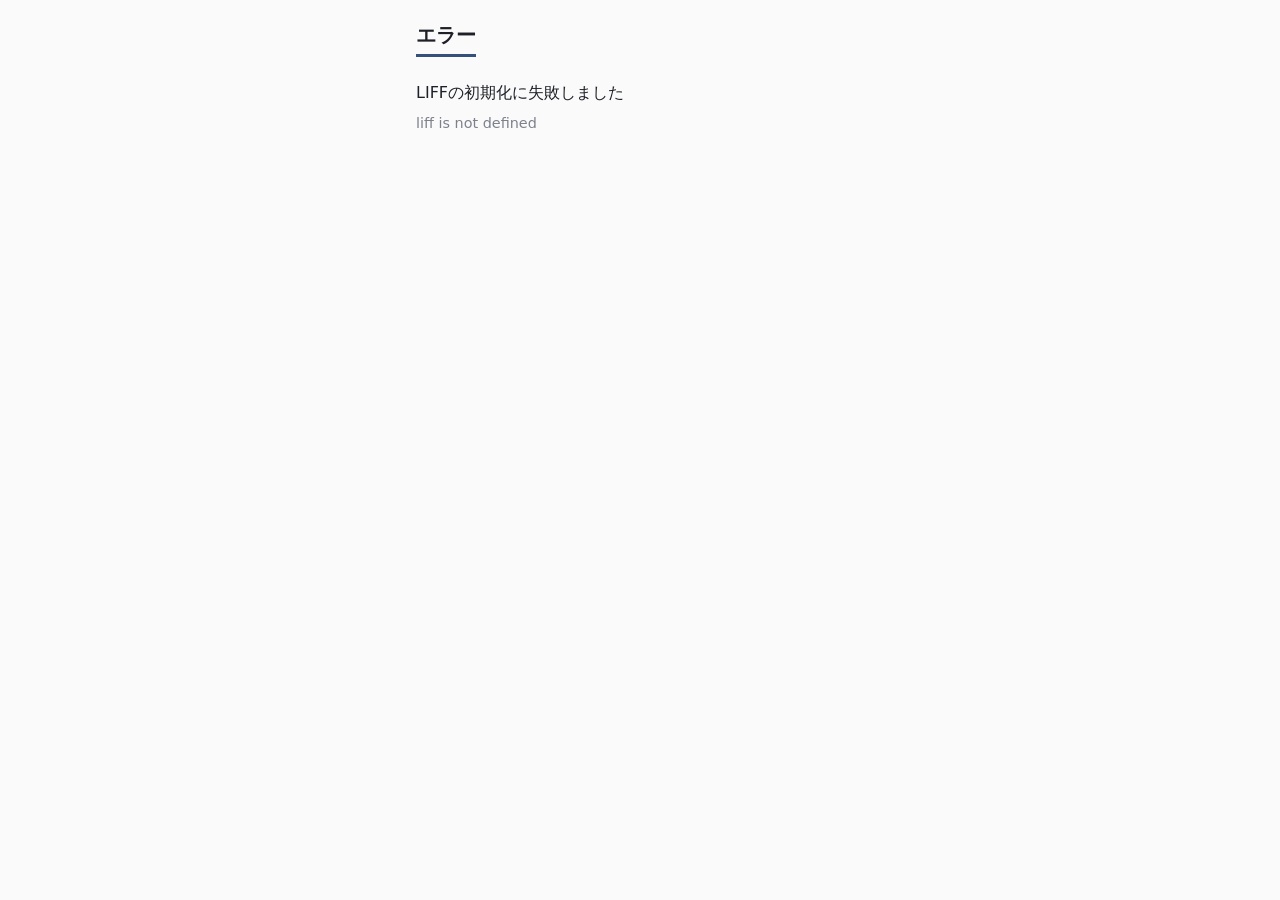
<file: index.html>
<!DOCTYPE html>
<html lang="ja">
<head>
  <meta charset="UTF-8">
  <meta name="viewport" content="width=device-width, initial-scale=1.0">
  <meta name="format-detection" content="telephone=no, email=no, address=no">
  <title>さいたま市里親会 会員登録</title>
  <link rel="stylesheet" href="style.css?v=35">
  <script charset="utf-8" src="https://static.line-scdn.net/liff/edge/2/sdk.js"></script>
</head>
<body>
  <main id="app">
    <div class="screen" id="loading">
      <p>読み込み中...</p>
    </div>
  </main>
  <script src="config.js?v=25"></script>
  <script src="app.js?v=37"></script>
</body>
</html>
</file>
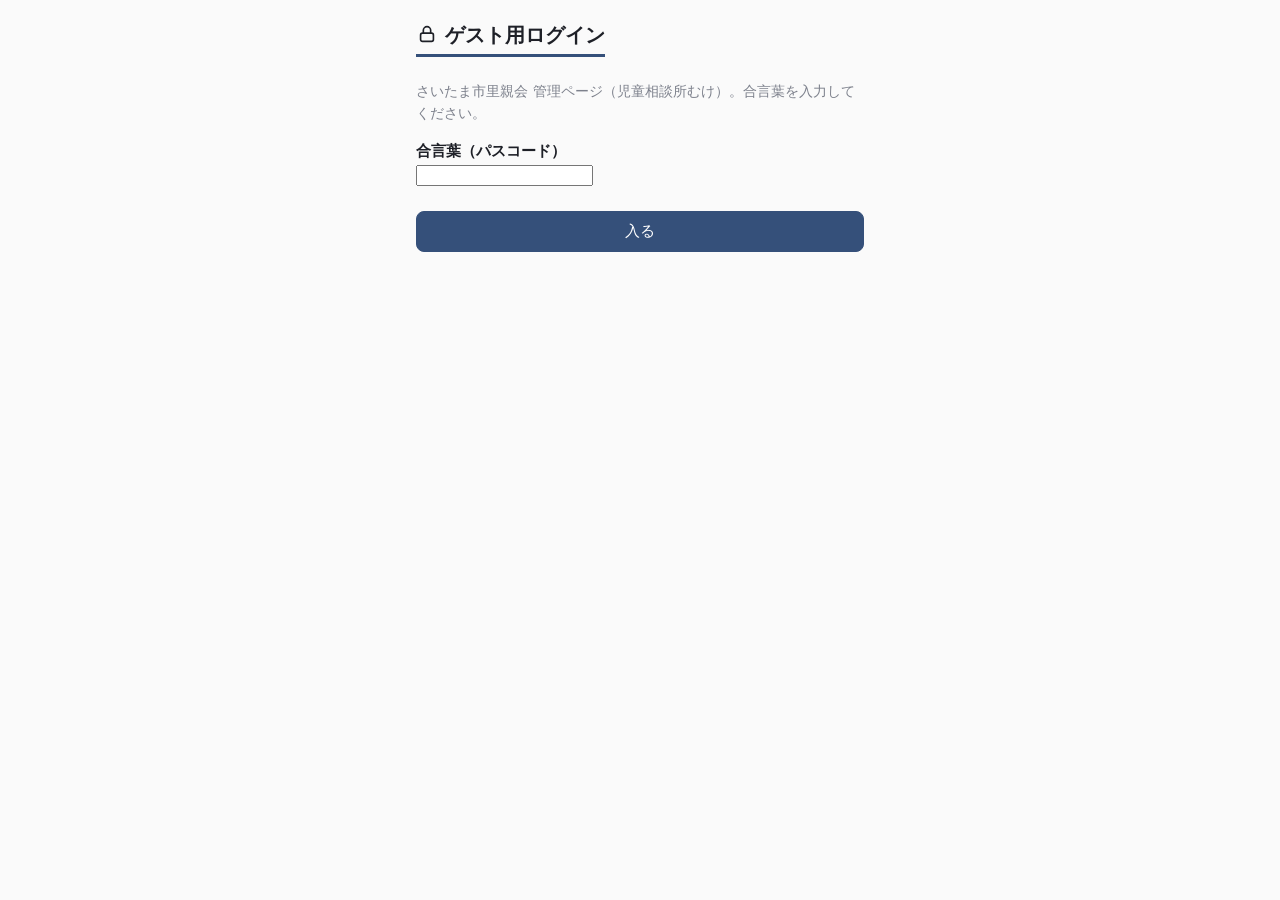
<file: guest/index.html>
<!DOCTYPE html>
<html lang="ja">
<head>
  <meta charset="UTF-8">
  <meta name="viewport" content="width=device-width, initial-scale=1.0">
  <meta name="format-detection" content="telephone=no, email=no, address=no">
  <meta name="robots" content="noindex">
  <title>さいたま市里親会 ゲスト管理</title>
  <link rel="stylesheet" href="../style.css?v=25">
</head>
<body>
  <main id="app">
    <div class="screen" id="loading">
      <p>読み込み中...</p>
    </div>
  </main>
  <script>window.GUEST_MODE = true;</script>
  <script src="config.js?v=25"></script>
  <script src="../app.js?v=25"></script>
</body>
</html>
</file>
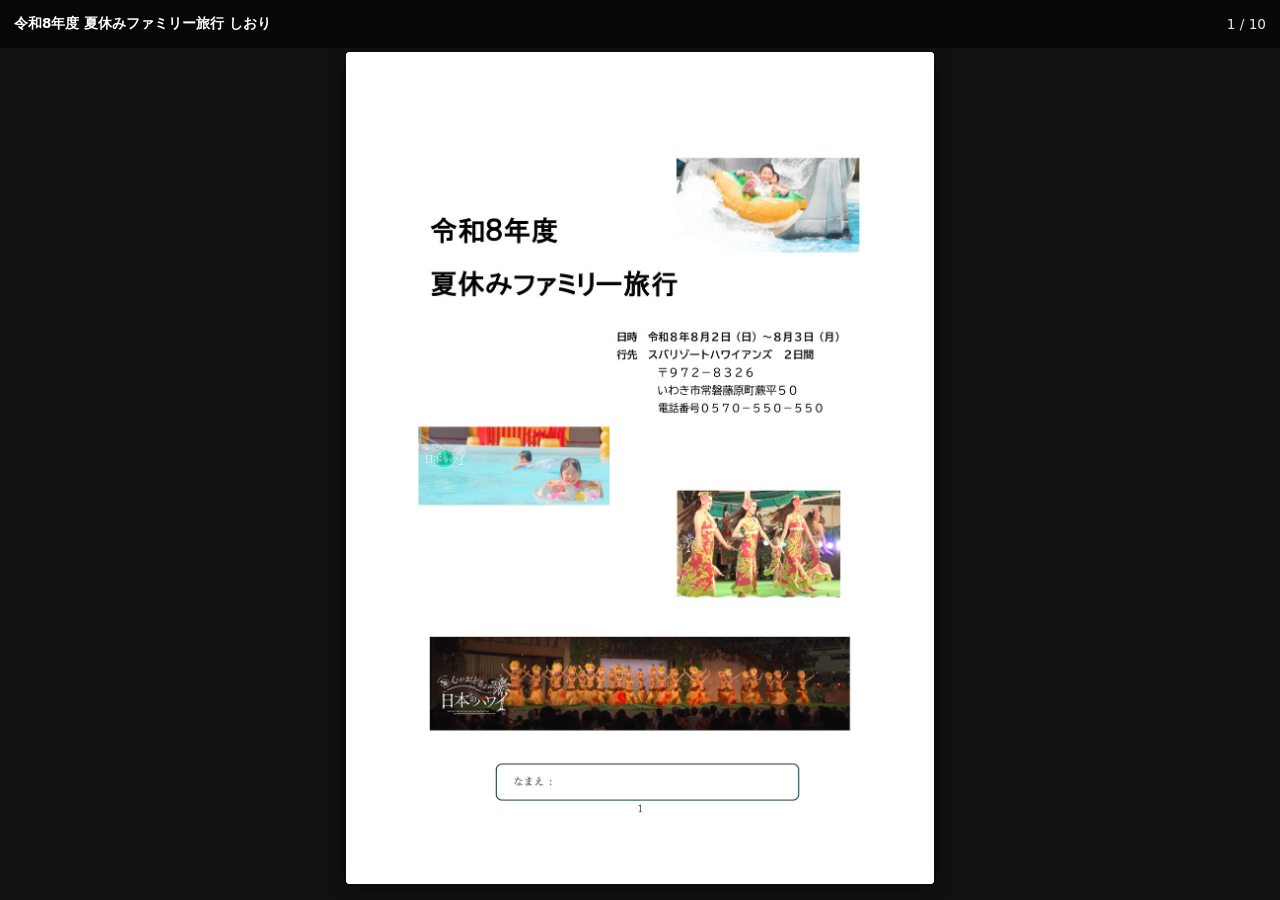
<file: shiori-2026r8/index.html>
<!DOCTYPE html>
<html lang="ja">
<head>
  <meta charset="UTF-8">
  <meta name="viewport" content="width=device-width, initial-scale=1.0, viewport-fit=cover">
  <meta name="robots" content="noindex, nofollow">
  <title>令和8年度 夏休みファミリー旅行 しおり｜さいたま市里親会</title>
  <style>
    :root { --bar: #06c755; --bg: #111; }
    * { box-sizing: border-box; }
    html, body { margin: 0; padding: 0; height: 100%; background: var(--bg); }
    body {
      font-family: -apple-system, "Hiragino Kaku Gothic ProN", "Yu Gothic", system-ui, sans-serif;
      color: #fff; overflow: hidden;
    }

    header {
      position: fixed; top: 0; left: 0; right: 0; height: 48px; z-index: 10;
      display: flex; align-items: center; justify-content: space-between;
      padding: 0 14px; background: rgba(0,0,0,0.55); backdrop-filter: blur(6px);
      padding-top: env(safe-area-inset-top);
    }
    header .ttl { font-size: 0.85rem; font-weight: 600; white-space: nowrap; overflow: hidden; text-overflow: ellipsis; }
    header .count { font-size: 0.85rem; font-variant-numeric: tabular-nums; opacity: 0.9; flex: 0 0 auto; margin-left: 10px; }

    /* 横スワイプでページ送り */
    .deck {
      display: flex; height: 100%; width: 100%;
      overflow-x: auto; overflow-y: hidden;
      scroll-snap-type: x mandatory;
      -webkit-overflow-scrolling: touch;
      scrollbar-width: none;
    }
    .deck::-webkit-scrollbar { display: none; }
    .slide {
      flex: 0 0 100%; width: 100%; height: 100%;
      scroll-snap-align: center; scroll-snap-stop: always;
      display: flex; align-items: center; justify-content: center;
      padding: 52px 8px calc(16px + env(safe-area-inset-bottom));
    }
    .slide img {
      max-width: 100%; max-height: 100%; object-fit: contain;
      border-radius: 4px; background: #fff;
      box-shadow: 0 2px 16px rgba(0,0,0,0.5); cursor: zoom-in;
    }

    .hint {
      position: fixed; left: 0; right: 0; bottom: calc(14px + env(safe-area-inset-bottom));
      text-align: center; font-size: 0.78rem; color: rgba(255,255,255,0.85);
      pointer-events: none; transition: opacity .4s; z-index: 9;
    }

    /* ピンチ拡大できる全画面オーバーレイ */
    .zoom {
      position: fixed; inset: 0; z-index: 50; background: #000;
      display: none; overflow: auto; -webkit-overflow-scrolling: touch;
      touch-action: pinch-zoom;
    }
    .zoom.open { display: block; }
    .zoom img { display: block; width: 100%; height: auto; cursor: zoom-out; }
    .zoom .close {
      position: fixed; top: calc(8px + env(safe-area-inset-top)); right: 12px; z-index: 51;
      width: 40px; height: 40px; border-radius: 50%; border: none;
      background: rgba(0,0,0,0.6); color: #fff; font-size: 1.4rem; line-height: 40px; cursor: pointer;
    }
  </style>
</head>
<body>
  <header>
    <span class="ttl">令和8年度 夏休みファミリー旅行 しおり</span>
    <span class="count" id="count">1 / 10</span>
  </header>

  <div class="deck" id="deck"></div>

  <div class="hint" id="hint">← 横にスワイプでページ送り ／ タップで拡大 →</div>

  <div class="zoom" id="zoom">
    <button class="close" id="zclose" aria-label="閉じる">×</button>
    <img id="zimg" alt="">
  </div>

  <script>
    var TOTAL = 10;
    var deck = document.getElementById('deck');
    var count = document.getElementById('count');
    var hint = document.getElementById('hint');
    var zoom = document.getElementById('zoom');
    var zimg = document.getElementById('zimg');

    // スライド生成（先頭2枚は即読み込み、残りは遅延）
    for (var i = 1; i <= TOTAL; i++) {
      var n = String(i).padStart(2, '0');
      var slide = document.createElement('div');
      slide.className = 'slide';
      var img = document.createElement('img');
      img.src = 'pages/p' + n + '.jpg';
      img.alt = (i) + 'ページ';
      img.loading = (i <= 2) ? 'eager' : 'lazy';
      img.dataset.page = i;
      img.addEventListener('click', openZoom);
      slide.appendChild(img);
      deck.appendChild(slide);
    }

    // 現在ページ表示
    var ticking = false;
    deck.addEventListener('scroll', function () {
      if (ticking) return;
      ticking = true;
      requestAnimationFrame(function () {
        var idx = Math.round(deck.scrollLeft / deck.clientWidth) + 1;
        if (idx < 1) idx = 1; if (idx > TOTAL) idx = TOTAL;
        count.textContent = idx + ' / ' + TOTAL;
        ticking = false;
      });
      if (hint) { hint.style.opacity = '0'; }
    });
    setTimeout(function () { if (hint) hint.style.opacity = '0'; }, 4000);

    function openZoom(e) {
      var src = e.currentTarget.getAttribute('src');
      var p = e.currentTarget.dataset.page;
      zimg.src = src;
      zimg.alt = p + 'ページ（拡大）';
      zoom.classList.add('open');
      zoom.scrollTop = 0;
    }
    function closeZoom() { zoom.classList.remove('open'); zimg.removeAttribute('src'); }
    document.getElementById('zclose').addEventListener('click', closeZoom);
    zimg.addEventListener('click', closeZoom);
    // 端末の戻る操作で拡大を閉じる
    window.addEventListener('popstate', function () { if (zoom.classList.contains('open')) closeZoom(); });
  </script>
</body>
</html>
</file>
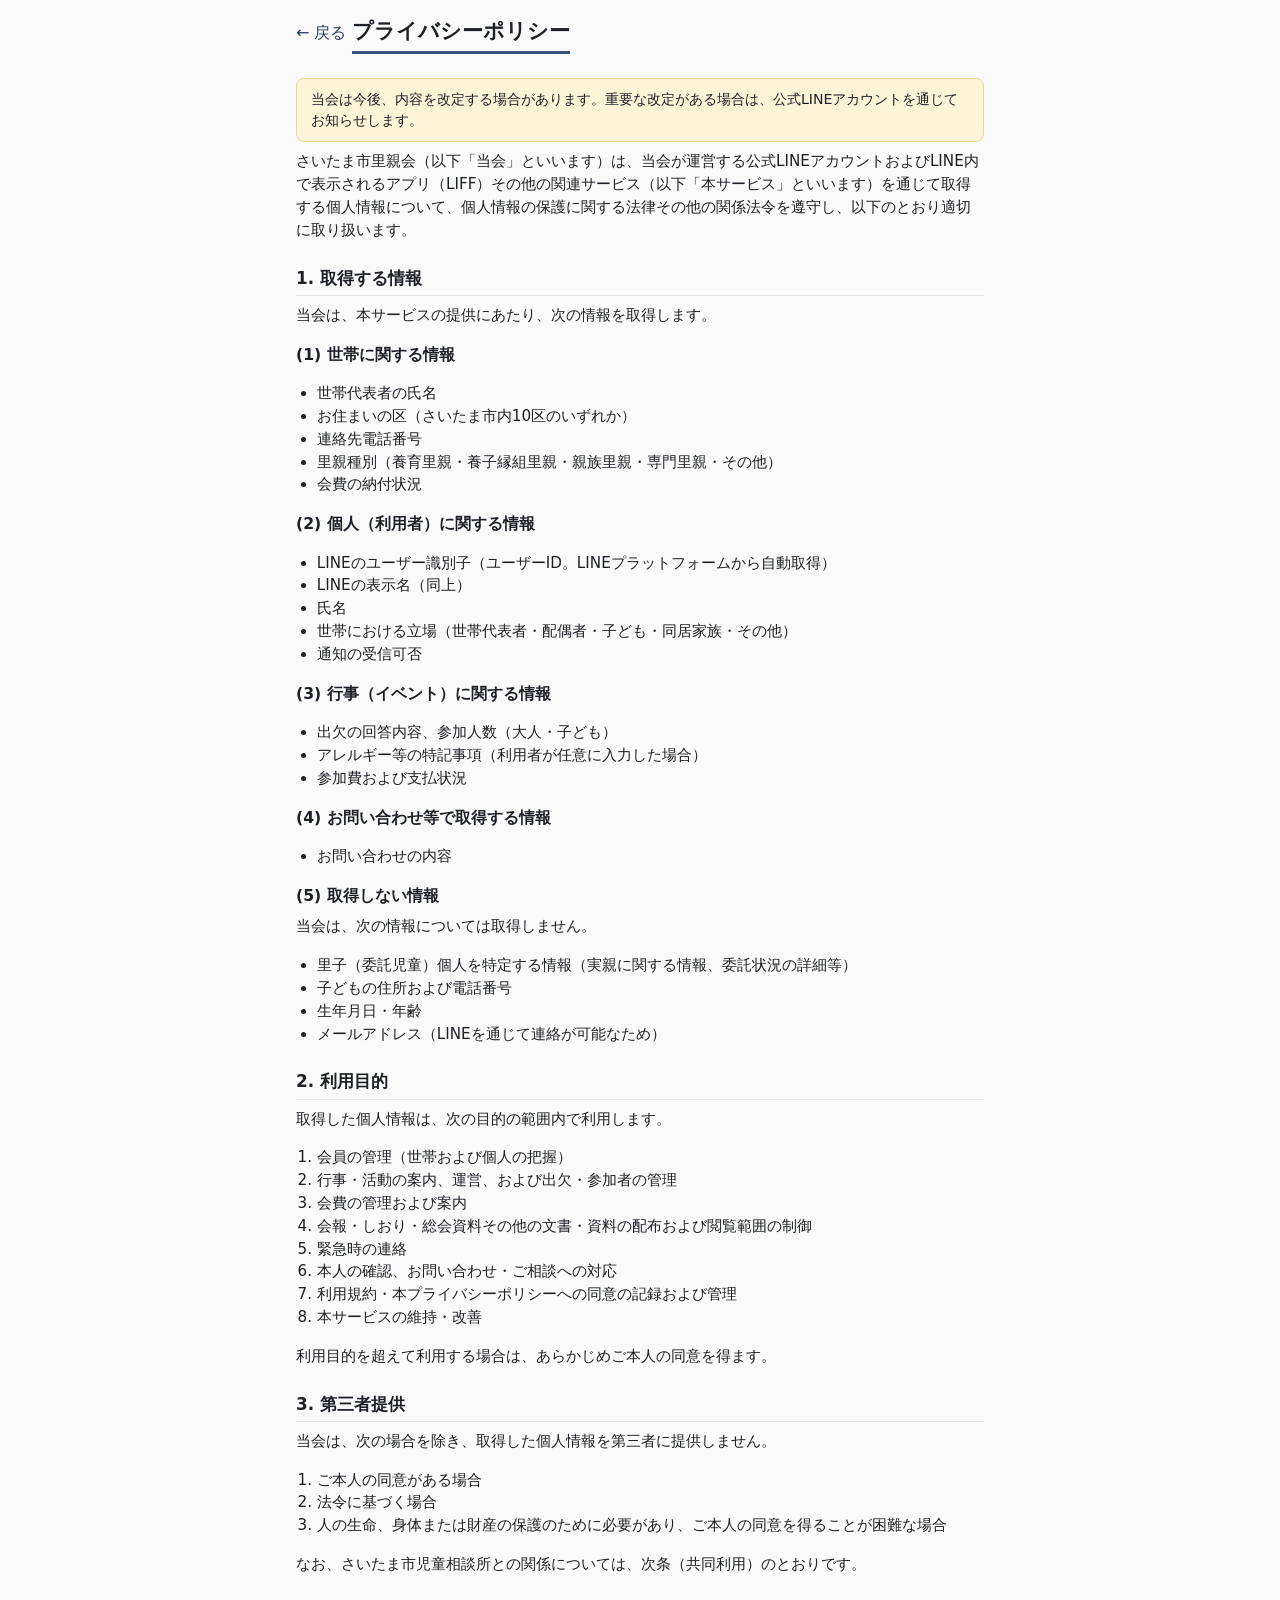
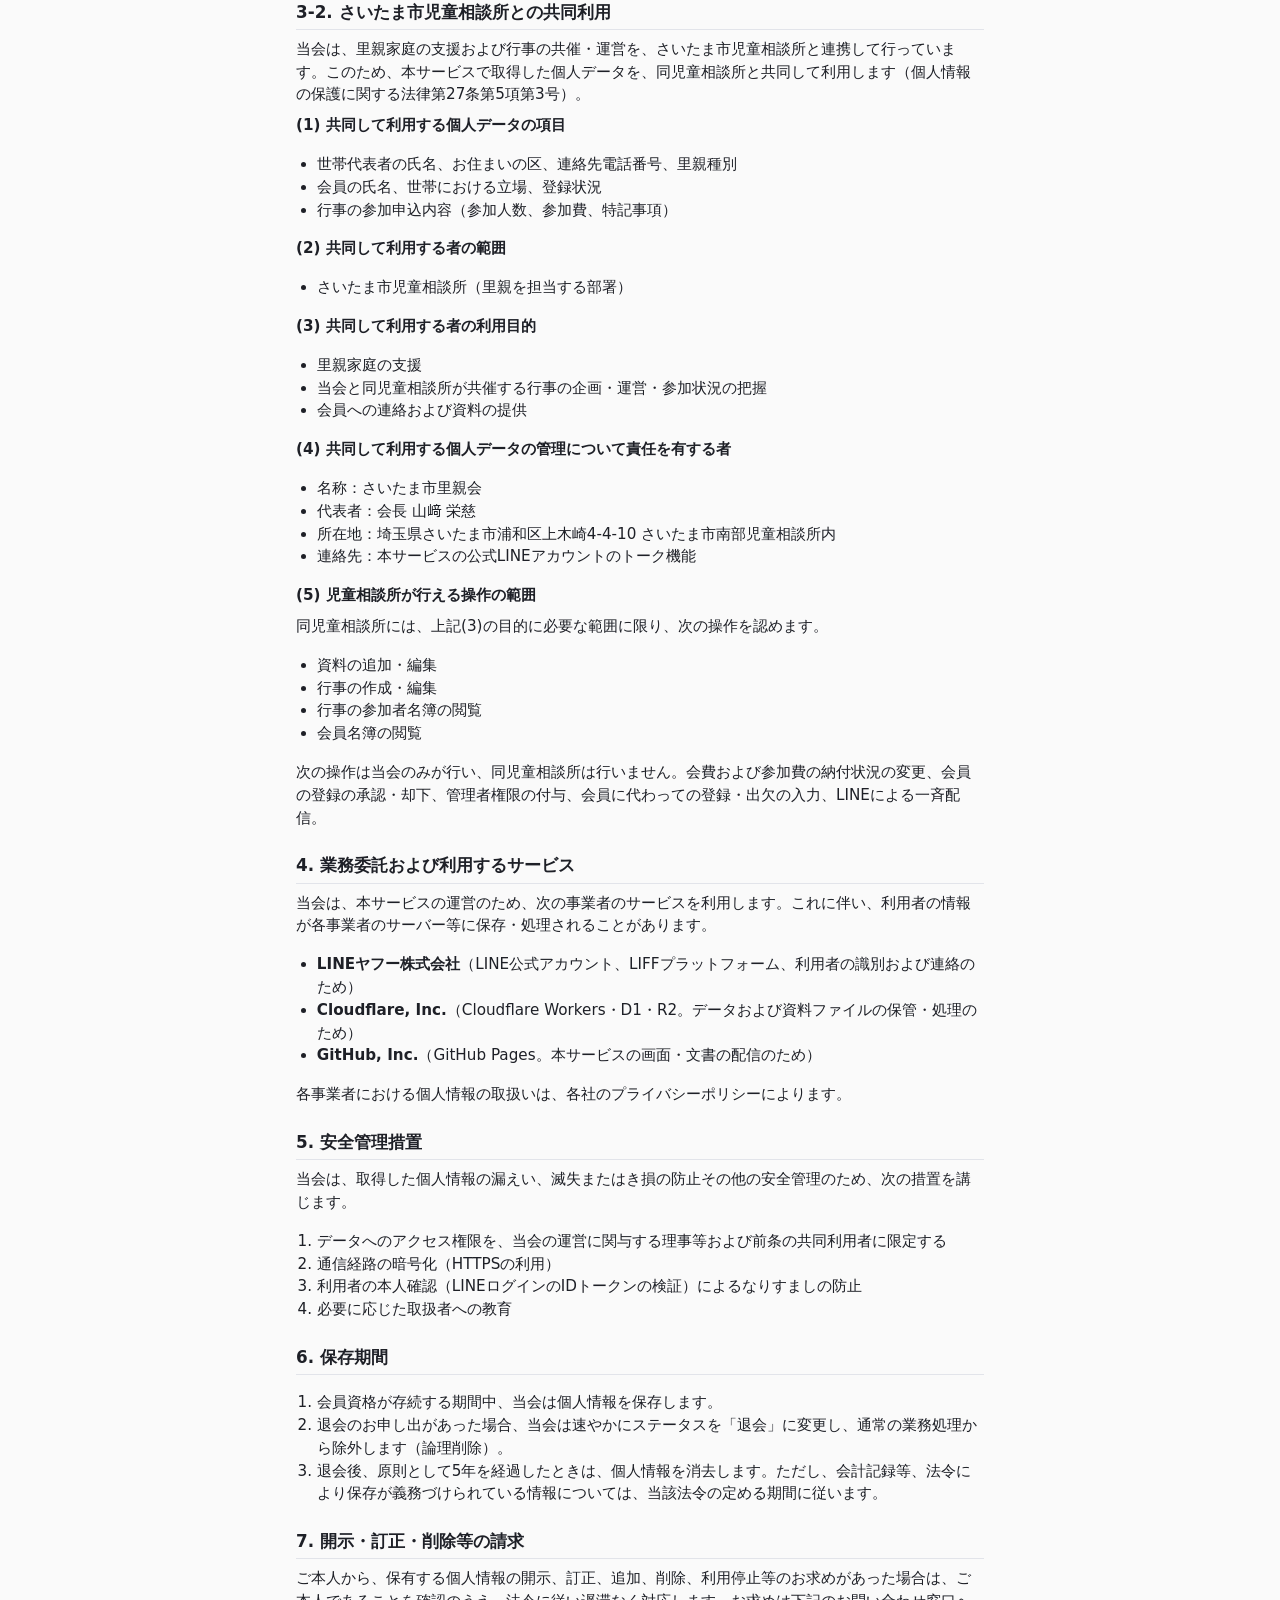
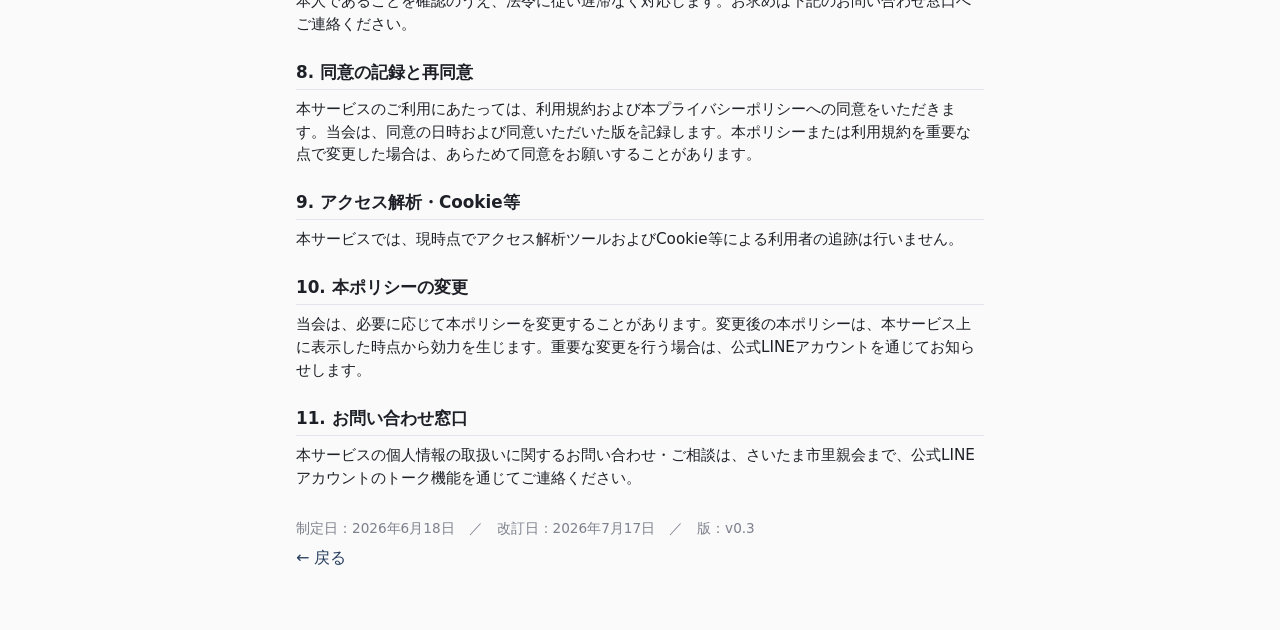
<file: privacy.html>
<!DOCTYPE html>
<html lang="ja">
<head>
  <meta charset="UTF-8">
  <meta name="viewport" content="width=device-width, initial-scale=1.0">
  <title>プライバシーポリシー｜さいたま市里親会</title>
  <link rel="stylesheet" href="style.css?v=25">
  <style>
    .doc { max-width: 720px; margin: 0 auto; padding: 16px 16px 48px; }
    .doc h1 { font-size: 1.3rem; }
    .doc h2 { font-size: 1.05rem; margin: 24px 0 8px; padding-bottom: 4px; border-bottom: 1px solid var(--border); }
    .doc h3 { font-size: 0.98rem; margin: 16px 0 4px; }
    .doc p, .doc li { font-size: 0.95rem; }
    .doc ul, .doc ol { padding-left: 1.3em; }
    .doc .back { display: inline-block; margin-bottom: 12px; color: var(--primary-dark); text-decoration: none; cursor: pointer; }
    .doc .note { background: var(--warn-bg); border: 1px solid var(--warn-border); border-radius: 8px; padding: 10px 14px; font-size: 0.88rem; }
    .doc .meta { color: var(--muted); font-size: 0.85rem; margin-top: 28px; }
  </style>
</head>
<body>
  <main class="doc">
    <a class="back" onclick="history.back()">← 戻る</a>
    <h1>プライバシーポリシー</h1>
    <p class="note">当会は今後、内容を改定する場合があります。重要な改定がある場合は、公式LINEアカウントを通じてお知らせします。</p>

    <p>さいたま市里親会（以下「当会」といいます）は、当会が運営する公式LINEアカウントおよびLINE内で表示されるアプリ（LIFF）その他の関連サービス（以下「本サービス」といいます）を通じて取得する個人情報について、個人情報の保護に関する法律その他の関係法令を遵守し、以下のとおり適切に取り扱います。</p>

    <h2>1. 取得する情報</h2>
    <p>当会は、本サービスの提供にあたり、次の情報を取得します。</p>
    <h3>(1) 世帯に関する情報</h3>
    <ul>
      <li>世帯代表者の氏名</li>
      <li>お住まいの区（さいたま市内10区のいずれか）</li>
      <li>連絡先電話番号</li>
      <li>里親種別（養育里親・養子縁組里親・親族里親・専門里親・その他）</li>
      <li>会費の納付状況</li>
    </ul>
    <h3>(2) 個人（利用者）に関する情報</h3>
    <ul>
      <li>LINEのユーザー識別子（ユーザーID。LINEプラットフォームから自動取得）</li>
      <li>LINEの表示名（同上）</li>
      <li>氏名</li>
      <li>世帯における立場（世帯代表者・配偶者・子ども・同居家族・その他）</li>
      <li>通知の受信可否</li>
    </ul>
    <h3>(3) 行事（イベント）に関する情報</h3>
    <ul>
      <li>出欠の回答内容、参加人数（大人・子ども）</li>
      <li>アレルギー等の特記事項（利用者が任意に入力した場合）</li>
      <li>参加費および支払状況</li>
    </ul>
    <h3>(4) お問い合わせ等で取得する情報</h3>
    <ul>
      <li>お問い合わせの内容</li>
    </ul>
    <h3>(5) 取得しない情報</h3>
    <p>当会は、次の情報については取得しません。</p>
    <ul>
      <li>里子（委託児童）個人を特定する情報（実親に関する情報、委託状況の詳細等）</li>
      <li>子どもの住所および電話番号</li>
      <li>生年月日・年齢</li>
      <li>メールアドレス（LINEを通じて連絡が可能なため）</li>
    </ul>

    <h2>2. 利用目的</h2>
    <p>取得した個人情報は、次の目的の範囲内で利用します。</p>
    <ol>
      <li>会員の管理（世帯および個人の把握）</li>
      <li>行事・活動の案内、運営、および出欠・参加者の管理</li>
      <li>会費の管理および案内</li>
      <li>会報・しおり・総会資料その他の文書・資料の配布および閲覧範囲の制御</li>
      <li>緊急時の連絡</li>
      <li>本人の確認、お問い合わせ・ご相談への対応</li>
      <li>利用規約・本プライバシーポリシーへの同意の記録および管理</li>
      <li>本サービスの維持・改善</li>
    </ol>
    <p>利用目的を超えて利用する場合は、あらかじめご本人の同意を得ます。</p>

    <h2>3. 第三者提供</h2>
    <p>当会は、次の場合を除き、取得した個人情報を第三者に提供しません。</p>
    <ol>
      <li>ご本人の同意がある場合</li>
      <li>法令に基づく場合</li>
      <li>人の生命、身体または財産の保護のために必要があり、ご本人の同意を得ることが困難な場合</li>
    </ol>
    <p>なお、さいたま市児童相談所との関係については、次条（共同利用）のとおりです。</p>

    <h2>3-2. さいたま市児童相談所との共同利用</h2>
    <p>当会は、里親家庭の支援および行事の共催・運営を、さいたま市児童相談所と連携して行っています。このため、本サービスで取得した個人データを、同児童相談所と共同して利用します（個人情報の保護に関する法律第27条第5項第3号）。</p>
    <p><strong>(1) 共同して利用する個人データの項目</strong></p>
    <ul>
      <li>世帯代表者の氏名、お住まいの区、連絡先電話番号、里親種別</li>
      <li>会員の氏名、世帯における立場、登録状況</li>
      <li>行事の参加申込内容（参加人数、参加費、特記事項）</li>
    </ul>
    <p><strong>(2) 共同して利用する者の範囲</strong></p>
    <ul><li>さいたま市児童相談所（里親を担当する部署）</li></ul>
    <p><strong>(3) 共同して利用する者の利用目的</strong></p>
    <ul>
      <li>里親家庭の支援</li>
      <li>当会と同児童相談所が共催する行事の企画・運営・参加状況の把握</li>
      <li>会員への連絡および資料の提供</li>
    </ul>
    <p><strong>(4) 共同して利用する個人データの管理について責任を有する者</strong></p>
    <ul>
      <li>名称：さいたま市里親会</li>
      <li>代表者：会長 山﨑 栄慈</li>
      <li>所在地：埼玉県さいたま市浦和区上木崎4-4-10 さいたま市南部児童相談所内</li>
      <li>連絡先：本サービスの公式LINEアカウントのトーク機能</li>
    </ul>
    <p><strong>(5) 児童相談所が行える操作の範囲</strong></p>
    <p>同児童相談所には、上記(3)の目的に必要な範囲に限り、次の操作を認めます。</p>
    <ul>
      <li>資料の追加・編集</li>
      <li>行事の作成・編集</li>
      <li>行事の参加者名簿の閲覧</li>
      <li>会員名簿の閲覧</li>
    </ul>
    <p>次の操作は当会のみが行い、同児童相談所は行いません。会費および参加費の納付状況の変更、会員の登録の承認・却下、管理者権限の付与、会員に代わっての登録・出欠の入力、LINEによる一斉配信。</p>

    <h2>4. 業務委託および利用するサービス</h2>
    <p>当会は、本サービスの運営のため、次の事業者のサービスを利用します。これに伴い、利用者の情報が各事業者のサーバー等に保存・処理されることがあります。</p>
    <ul>
      <li><strong>LINEヤフー株式会社</strong>（LINE公式アカウント、LIFFプラットフォーム、利用者の識別および連絡のため）</li>
      <li><strong>Cloudflare, Inc.</strong>（Cloudflare Workers・D1・R2。データおよび資料ファイルの保管・処理のため）</li>
      <li><strong>GitHub, Inc.</strong>（GitHub Pages。本サービスの画面・文書の配信のため）</li>
    </ul>
    <p>各事業者における個人情報の取扱いは、各社のプライバシーポリシーによります。</p>

    <h2>5. 安全管理措置</h2>
    <p>当会は、取得した個人情報の漏えい、滅失またはき損の防止その他の安全管理のため、次の措置を講じます。</p>
    <ol>
      <li>データへのアクセス権限を、当会の運営に関与する理事等および前条の共同利用者に限定する</li>
      <li>通信経路の暗号化（HTTPSの利用）</li>
      <li>利用者の本人確認（LINEログインのIDトークンの検証）によるなりすましの防止</li>
      <li>必要に応じた取扱者への教育</li>
    </ol>

    <h2>6. 保存期間</h2>
    <ol>
      <li>会員資格が存続する期間中、当会は個人情報を保存します。</li>
      <li>退会のお申し出があった場合、当会は速やかにステータスを「退会」に変更し、通常の業務処理から除外します（論理削除）。</li>
      <li>退会後、原則として5年を経過したときは、個人情報を消去します。ただし、会計記録等、法令により保存が義務づけられている情報については、当該法令の定める期間に従います。</li>
    </ol>

    <h2>7. 開示・訂正・削除等の請求</h2>
    <p>ご本人から、保有する個人情報の開示、訂正、追加、削除、利用停止等のお求めがあった場合は、ご本人であることを確認のうえ、法令に従い遅滞なく対応します。お求めは下記のお問い合わせ窓口へご連絡ください。</p>

    <h2>8. 同意の記録と再同意</h2>
    <p>本サービスのご利用にあたっては、利用規約および本プライバシーポリシーへの同意をいただきます。当会は、同意の日時および同意いただいた版を記録します。本ポリシーまたは利用規約を重要な点で変更した場合は、あらためて同意をお願いすることがあります。</p>

    <h2>9. アクセス解析・Cookie等</h2>
    <p>本サービスでは、現時点でアクセス解析ツールおよびCookie等による利用者の追跡は行いません。</p>

    <h2>10. 本ポリシーの変更</h2>
    <p>当会は、必要に応じて本ポリシーを変更することがあります。変更後の本ポリシーは、本サービス上に表示した時点から効力を生じます。重要な変更を行う場合は、公式LINEアカウントを通じてお知らせします。</p>

    <h2>11. お問い合わせ窓口</h2>
    <p>本サービスの個人情報の取扱いに関するお問い合わせ・ご相談は、さいたま市里親会まで、公式LINEアカウントのトーク機能を通じてご連絡ください。</p>

    <p class="meta">制定日：2026年6月18日　／　改訂日：2026年7月17日　／　版：v0.3</p>
    <a class="back" onclick="history.back()">← 戻る</a>
  </main>
</body>
</html>
</file>
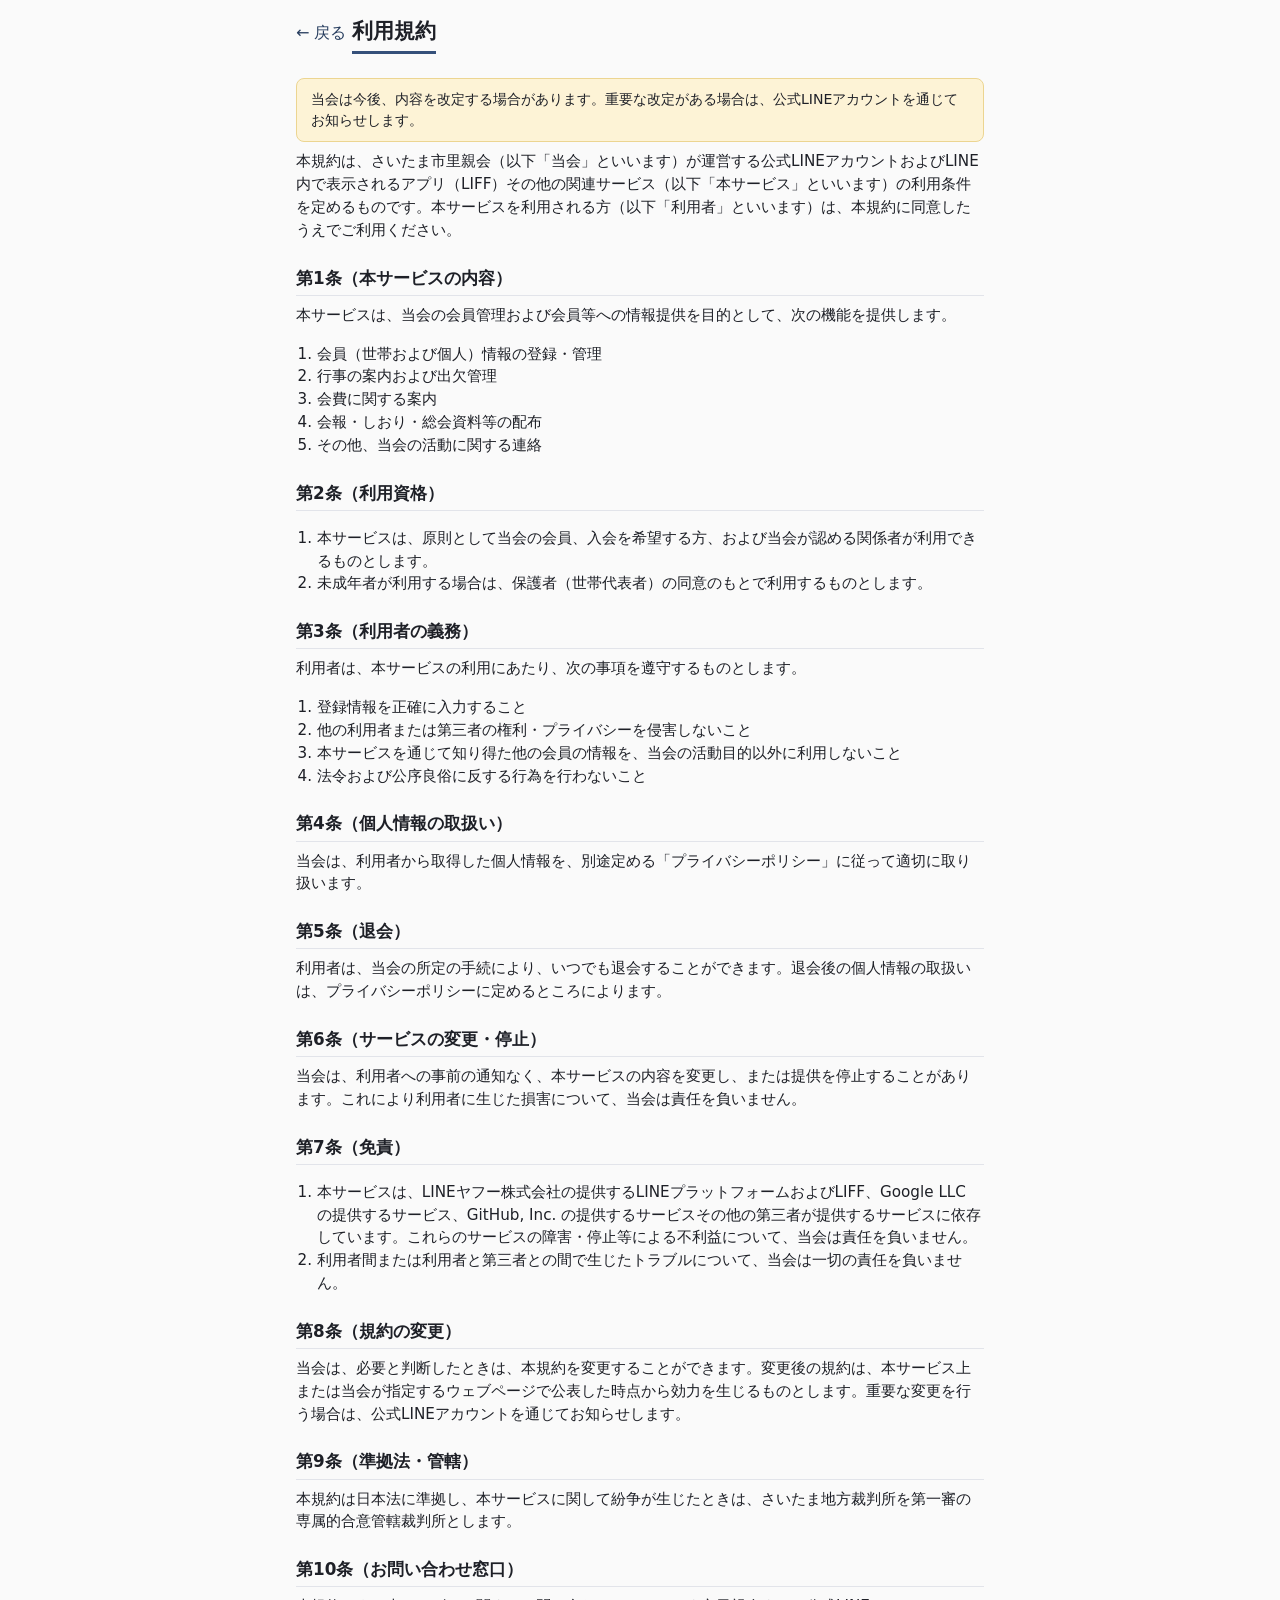
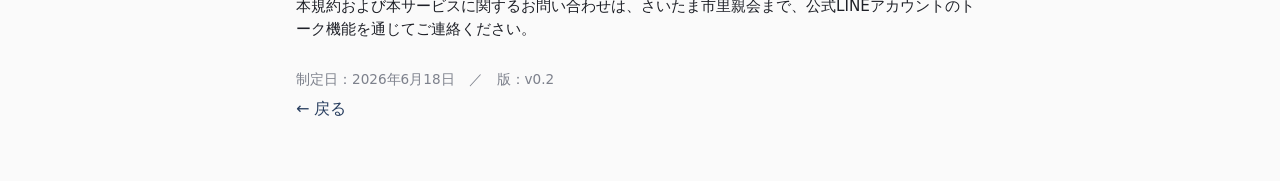
<file: terms.html>
<!DOCTYPE html>
<html lang="ja">
<head>
  <meta charset="UTF-8">
  <meta name="viewport" content="width=device-width, initial-scale=1.0">
  <title>利用規約｜さいたま市里親会</title>
  <link rel="stylesheet" href="style.css?v=25">
  <style>
    .doc { max-width: 720px; margin: 0 auto; padding: 16px 16px 48px; }
    .doc h1 { font-size: 1.3rem; }
    .doc h2 { font-size: 1.05rem; margin: 24px 0 8px; padding-bottom: 4px; border-bottom: 1px solid var(--border); }
    .doc p, .doc li { font-size: 0.95rem; }
    .doc ol { padding-left: 1.3em; }
    .doc .back { display: inline-block; margin-bottom: 12px; color: var(--primary-dark); text-decoration: none; cursor: pointer; }
    .doc .note { background: var(--warn-bg); border: 1px solid var(--warn-border); border-radius: 8px; padding: 10px 14px; font-size: 0.88rem; }
    .doc .meta { color: var(--muted); font-size: 0.85rem; margin-top: 28px; }
  </style>
</head>
<body>
  <main class="doc">
    <a class="back" onclick="history.back()">← 戻る</a>
    <h1>利用規約</h1>
    <p class="note">当会は今後、内容を改定する場合があります。重要な改定がある場合は、公式LINEアカウントを通じてお知らせします。</p>

    <p>本規約は、さいたま市里親会（以下「当会」といいます）が運営する公式LINEアカウントおよびLINE内で表示されるアプリ（LIFF）その他の関連サービス（以下「本サービス」といいます）の利用条件を定めるものです。本サービスを利用される方（以下「利用者」といいます）は、本規約に同意したうえでご利用ください。</p>

    <h2>第1条（本サービスの内容）</h2>
    <p>本サービスは、当会の会員管理および会員等への情報提供を目的として、次の機能を提供します。</p>
    <ol>
      <li>会員（世帯および個人）情報の登録・管理</li>
      <li>行事の案内および出欠管理</li>
      <li>会費に関する案内</li>
      <li>会報・しおり・総会資料等の配布</li>
      <li>その他、当会の活動に関する連絡</li>
    </ol>

    <h2>第2条（利用資格）</h2>
    <ol>
      <li>本サービスは、原則として当会の会員、入会を希望する方、および当会が認める関係者が利用できるものとします。</li>
      <li>未成年者が利用する場合は、保護者（世帯代表者）の同意のもとで利用するものとします。</li>
    </ol>

    <h2>第3条（利用者の義務）</h2>
    <p>利用者は、本サービスの利用にあたり、次の事項を遵守するものとします。</p>
    <ol>
      <li>登録情報を正確に入力すること</li>
      <li>他の利用者または第三者の権利・プライバシーを侵害しないこと</li>
      <li>本サービスを通じて知り得た他の会員の情報を、当会の活動目的以外に利用しないこと</li>
      <li>法令および公序良俗に反する行為を行わないこと</li>
    </ol>

    <h2>第4条（個人情報の取扱い）</h2>
    <p>当会は、利用者から取得した個人情報を、別途定める「プライバシーポリシー」に従って適切に取り扱います。</p>

    <h2>第5条（退会）</h2>
    <p>利用者は、当会の所定の手続により、いつでも退会することができます。退会後の個人情報の取扱いは、プライバシーポリシーに定めるところによります。</p>

    <h2>第6条（サービスの変更・停止）</h2>
    <p>当会は、利用者への事前の通知なく、本サービスの内容を変更し、または提供を停止することがあります。これにより利用者に生じた損害について、当会は責任を負いません。</p>

    <h2>第7条（免責）</h2>
    <ol>
      <li>本サービスは、LINEヤフー株式会社の提供するLINEプラットフォームおよびLIFF、Google LLC の提供するサービス、GitHub, Inc. の提供するサービスその他の第三者が提供するサービスに依存しています。これらのサービスの障害・停止等による不利益について、当会は責任を負いません。</li>
      <li>利用者間または利用者と第三者との間で生じたトラブルについて、当会は一切の責任を負いません。</li>
    </ol>

    <h2>第8条（規約の変更）</h2>
    <p>当会は、必要と判断したときは、本規約を変更することができます。変更後の規約は、本サービス上または当会が指定するウェブページで公表した時点から効力を生じるものとします。重要な変更を行う場合は、公式LINEアカウントを通じてお知らせします。</p>

    <h2>第9条（準拠法・管轄）</h2>
    <p>本規約は日本法に準拠し、本サービスに関して紛争が生じたときは、さいたま地方裁判所を第一審の専属的合意管轄裁判所とします。</p>

    <h2>第10条（お問い合わせ窓口）</h2>
    <p>本規約および本サービスに関するお問い合わせは、さいたま市里親会まで、公式LINEアカウントのトーク機能を通じてご連絡ください。</p>

    <p class="meta">制定日：2026年6月18日　／　版：v0.2</p>
    <a class="back" onclick="history.back()">← 戻る</a>
  </main>
</body>
</html>
</file>
<file: style.css>
:root {
  --primary: #35507a;       /* インディゴネイビー */
  --primary-dark: #283e5f;
  --primary-soft: #e8edf5;
  --bg: #fafafa;            /* クリーンな白 */
  --card: #ffffff;
  --text: #1e2027;          /* 冷めた墨色 */
  --muted: #7d818c;
  --border: #e2e4ea;
  --warn-bg: #fdf3d6;       /* 警告色（意味づけ・据え置き） */
  --warn-border: #ecd591;

  /* ===== 意味づけした色（セマンティック） ===== */
  /* 状態の色：ものの「いま」を表す。色だけでなくアイコン＋文字も必ず添える。 */
  --ok: #5f9350;     --ok-soft: #e8f1df;   --ok-ink: #3b6d11;   /* 済・有効・参加・納付済 */
  --todo: #c97a4f;   --todo-soft: #f6e7df; --todo-ink: #9a3f22; /* 未・未納・要対応（そっと催促） */
  --hold: #d8a23a;   --hold-soft: #f9efd5; --hold-ink: #7a5410; /* 承認待ち・保留 */
  --off: #9a9087;    --off-soft: #efece6;  --off-ink: #5f5e5a;  /* 中止・終了・無効 */
  --danger: #c0573f; --danger-soft: #f7dcd4; --danger-ink: #a3331c; /* 取消せない操作のみ */

  /* カテゴリの色：行き先を表す。場所ごとに固定（順番で変えない）。 */
  --cat-event: #35507a;  --cat-event-soft: #e8edf5;  --cat-event-ink: #22344f;
  --cat-docs: #35507a;   --cat-docs-soft: #e8edf5;   --cat-docs-ink: #22344f;
  --cat-member: #5d7290; --cat-member-soft: #eaeef3; --cat-member-ink: #33455c;
  --cat-admin: #283e5f;  --cat-admin-soft: #e8edf5;  --cat-admin-ink: #1c2d45;
}

* { box-sizing: border-box; }
html, body { margin: 0; padding: 0; }
body {
  font-family: -apple-system, "Hiragino Kaku Gothic ProN", "Yu Gothic", system-ui, sans-serif;
  background: var(--bg);
  color: var(--text);
  font-size: 16px;
  line-height: 1.5;
}

#app { min-height: 100vh; position: relative; z-index: 1; }

.screen {
  padding: 20px 16px 40px;
  max-width: 480px;
  margin: 0 auto;
}

h1 {
  font-size: 1.25rem;
  margin: 0 0 16px;
  display: inline-block;
  padding-bottom: 4px;
  border-bottom: 3px solid var(--primary);
}

h2.sub {
  font-size: 1rem;
  font-weight: 600;
  margin: 20px 0 8px;
  color: var(--primary-dark);
  border-left: 4px solid var(--primary);
  padding-left: 8px;
}

p { margin: 8px 0; }
.muted { color: var(--muted); font-size: 0.9rem; }
.hint { color: var(--muted); font-size: 0.85rem; margin: 4px 0 8px; }
.req { color: #d32f2f; }

label {
  display: block;
  margin-top: 16px;
  font-weight: 600;
  font-size: 0.95rem;
}

input[type="text"], input[type="tel"], input[type="number"], input:not([type]), select {
  width: 100%;
  padding: 10px 12px;
  font-size: 16px;
  border: 1px solid var(--border);
  border-radius: 6px;
  background: #fff;
  margin-top: 4px;
}

.row {
  display: flex;
  gap: 8px;
  margin-top: 4px;
}
.row > * { flex: 1; }

.radios {
  display: flex;
  flex-direction: column;
  gap: 6px;
  margin-top: 6px;
}
.radio {
  font-weight: 400;
  margin-top: 0;
}
.radio input { margin-right: 6px; }

.check {
  display: block;
  margin-top: 12px;
  font-weight: 400;
}
.check input { margin-right: 6px; }

.btn {
  display: inline-block;
  padding: 9px 16px;
  border: 1px solid var(--border);
  background: #fff;
  color: var(--text);
  border-radius: 8px;
  font-size: 0.95rem;
  cursor: pointer;
  flex: 1;
}
.btn.primary {
  background: var(--primary);
  color: #fff;
  border-color: var(--primary);
}
.btn.primary:hover { background: var(--primary-dark); }
.btn:disabled { opacity: 0.5; cursor: not-allowed; }
/* 「戻る」系ボタンはグレーで統一（上部バーと同じ「‹ ○○」表記） */
.btn.back {
  background: #eef0f3;
  color: #5c616b;
  border-color: #d8dbe1;
}
.btn.back:hover { background: #e4e7ec; }

.actions {
  display: flex;
  gap: 8px;
  margin-top: 24px;
}

.card {
  background: var(--card);
  border: 1px solid var(--border);
  border-radius: 12px;
  padding: 12px 16px;
  margin: 12px 0;
  box-shadow: 0 1px 4px rgba(0, 0, 0, 0.04);
}
.card.warn {
  background: var(--warn-bg);
  border-color: var(--warn-border);
}
.card.ok {
  background: var(--ok-soft);
  border-color: var(--ok);
}

.card-btn {
  display: block;
  width: 100%;
  text-align: left;
  padding: 12px 14px;
  background: var(--card);
  border: 1px solid var(--border);
  border-left: 4px solid var(--primary);
  border-radius: 10px;
  margin-top: 10px;
  cursor: pointer;
  font-size: 0.95rem;
  box-shadow: 0 1px 4px rgba(0, 0, 0, 0.04);
  transition: transform .08s ease, box-shadow .12s ease;
}
.card-btn:active { transform: scale(0.99); box-shadow: 0 1px 2px rgba(0, 0, 0, 0.06); }
.card-btn strong { display: block; font-size: 1rem; margin-bottom: 2px; }
.card-btn span { display: block; color: var(--muted); font-size: 0.85rem; }
/* 承認待ちの注意カード（既定色より優先） */
.card-btn.alert-btn { background: var(--todo-soft); border-left-color: var(--todo); }
/* 当面運用しない機能（順番色より優先） */
.card-btn.muted-btn { background: var(--off-soft); border-left-color: var(--off); }
.card-btn.muted-btn strong { color: var(--off-ink); }

/* ===== カテゴリ色：行き先ごとに固定（アイコンの丸だけに色を持たせる） ===== */
.card-btn.cat-event,
.card-btn.cat-docs,
.card-btn.cat-member,
.card-btn.cat-admin { display: flex; align-items: center; gap: 12px; background: var(--card); border-left-color: var(--border); }
.card-btn .cat-ic {
  flex: 0 0 auto; width: 30px; height: 30px; border-radius: 50%;
  display: inline-flex; align-items: center; justify-content: center;
}
.card-btn .cat-tx { flex: 1; }
.card-btn.cat-event  .cat-ic { background: var(--cat-event-soft);  color: var(--cat-event); }
.card-btn.cat-docs   .cat-ic { background: var(--cat-docs-soft);   color: var(--cat-docs); }
.card-btn.cat-member .cat-ic { background: var(--cat-member-soft); color: var(--cat-member); }
.card-btn.cat-admin  .cat-ic { background: var(--cat-admin);       color: #fff; }
.card-btn.cat-event  strong { color: var(--cat-event-ink); }
.card-btn.cat-docs   strong { color: var(--cat-docs-ink); }
.card-btn.cat-member strong { color: var(--cat-member-ink); }
.card-btn.cat-admin  strong { color: var(--cat-admin-ink); }

/* ===== インラインSVGアイコン（外部依存なし・currentColorで色付け） ===== */
.ic { width: 1.1em; height: 1.1em; vertical-align: -0.15em; flex: 0 0 auto; }
.ic-lg { width: 20px; height: 20px; }

/* ===== 状態バッジ（色＋アイコン＋文字の三点で伝える） ===== */
.st {
  display: inline-flex; align-items: center; gap: 4px;
  border-radius: 999px; padding: 2px 10px; font-size: 0.8rem; font-weight: 600;
  white-space: nowrap;
}
.st .ic { width: 0.95em; height: 0.95em; }
.st-ok     { background: var(--ok-soft);     color: var(--ok-ink); }
.st-todo   { background: var(--todo-soft);   color: var(--todo-ink); }
.st-hold   { background: var(--hold-soft);   color: var(--hold-ink); }
.st-off    { background: var(--off-soft);    color: var(--off-ink); }
.st-danger { background: var(--danger-soft); color: var(--danger-ink); }

/* ===== 絞り込みチップ（一覧の上に並ぶ） ===== */
.filterbar { display: flex; gap: 7px; flex-wrap: wrap; align-items: center; margin: 10px 0; }
.fchip {
  border: 1px solid var(--border); background: #fff; color: var(--muted);
  border-radius: 999px; padding: 5px 12px; font-size: 0.85rem; cursor: pointer;
}
.fchip.sel { background: var(--text); color: #fff; border-color: var(--text); }
.fchip.sel.todo { background: var(--todo); border-color: var(--todo); }
.fchip.sel.hold { background: var(--hold); border-color: var(--hold); }
.sortselect { margin-top: 0; width: auto; flex: 0 0 auto; padding: 7px 10px; font-size: 0.85rem; }

/* ===== カテゴリの色チップ ===== */
.catchip {
  display: inline-block; border-radius: 999px; padding: 1px 10px;
  font-size: 0.78rem; font-weight: 600; line-height: 1.6; vertical-align: middle;
}

/* ===== NEW バッジ（直近に更新・募集中の目印） ===== */
.newbadge {
  display: inline-block; background: #fce8ec; color: #c2455f; -webkit-text-fill-color: #c2455f;
  border: 1px solid #f6cdd6; border-radius: 999px;
  font-size: 0.68rem; font-weight: 700; letter-spacing: 0.06em;
  padding: 2px 8px; margin-left: 8px; line-height: 1.2; vertical-align: 0.1em;
}

.card-btn .newbadge { display: inline-block; font-size: 0.68rem; color: #c2455f; }

/* お役立ち資料：日付の横のカテゴリ表記 */
.card-btn .doc-cat { display: inline; margin-left: 2px; font-size: 0.78rem; color: var(--muted); }
.card-btn .doc-cat::before { content: '・'; margin-right: 2px; }

/* ===== 行事カード内：ひもづいた資料の導線 ===== */
.docrow { display: flex; flex-wrap: wrap; gap: 6px; margin: 8px 0; }
.docrow .evt-doc {
  background: var(--cat-docs-soft); border-color: var(--cat-docs);
  color: var(--cat-docs-ink); display: inline-flex; align-items: center; gap: 4px;
}

/* 件数バッジ（承認待ちなど） */
.badge {
  display: inline-block;
  background: var(--hold);
  color: #fff;
  -webkit-text-fill-color: #fff;
  font-size: 0.75rem;
  border-radius: 999px;
  padding: 1px 8px;
  margin-left: 4px;
  vertical-align: middle;
}

/* すべてのリンク（自動リンク化された電話番号・URLを含む）を濃紺に。既定の青文字を出さない。 */
a, a:link, a:visited {
  color: var(--primary-dark) !important;
  -webkit-text-fill-color: var(--primary-dark);
}
.links { padding-left: 1.2em; }
.links a { color: var(--primary-dark); }

.mono {
  font-family: ui-monospace, "SF Mono", Consolas, monospace;
  word-break: break-all;
  background: #f0f0f0;
  padding: 6px 8px;
  border-radius: 6px;
  font-size: 0.85rem;
}

/* 画面上部に固定される戻りバー（長い一覧でも常に戻れる） */
.topbar {
  position: sticky;
  top: 0;
  z-index: 20;
  display: flex;
  align-items: center;
  gap: 10px;
  margin: -20px -16px 12px;
  padding: 10px 14px;
  background: rgba(250, 250, 250, 0.92);
  backdrop-filter: blur(8px);
  border-bottom: 2px solid var(--primary-soft);
}
.topbar .back-link {
  flex: 0 0 auto;
  border: 1px solid #d8dbe1;
  background: #eef0f3;
  color: #5c616b;
  border-radius: 8px;
  padding: 6px 12px;
  font-size: 0.95rem;
  cursor: pointer;
}
.topbar .topbar-title {
  font-size: 0.95rem;
  font-weight: 600;
  white-space: nowrap;
  overflow: hidden;
  text-overflow: ellipsis;
}

/* トグル用の小さなボタン（支払・会費・公開状態など） */
.chip {
  display: inline-block;
  padding: 4px 12px;
  border-radius: 999px;
  border: 1px solid var(--border);
  background: #fff;
  color: var(--text);
  font-size: 0.85rem;
  cursor: pointer;
  line-height: 1.4;
}
.chip.on {
  background: var(--primary);
  border-color: var(--primary);
  color: #fff;
}
.chip.off {
  background: #f7e6e0;
  border-color: #e0a596;
  color: #a85a44;
}
.chip:disabled { opacity: 0.5; cursor: not-allowed; }
.actions .chip { flex: 0 0 auto; }

/* 管理の一覧画面はPCで広く使う（スマホは従来どおり） */
.screen.wide { max-width: min(1040px, 96vw); }

/* 検索バー＋ソート見出し */
.toolbar { display: flex; gap: 8px; align-items: center; flex-wrap: wrap; margin: 10px 0; }
.search-input {
  flex: 1 1 220px; max-width: 380px; margin-top: 0;
  padding: 8px 12px; border: 1px solid var(--border); border-radius: 8px; font-size: 0.95rem;
}
table.tbl th.sortable { cursor: pointer; user-select: none; white-space: nowrap; }
table.tbl th.sortable:hover { background: #eceef2; }

.tbl-wrap {
  overflow-x: auto;
  background: #fff;               /* 背景の絵柄を透けさせず、表内のテキストを読みやすく */
  border: 1px solid var(--border);
  border-radius: 8px;
}
table.tbl {
  border-collapse: collapse;
  width: 100%;
  font-size: 0.85rem;
  background: #fff;
}
table.tbl th, table.tbl td {
  border: 1px solid var(--border);
  padding: 6px 8px;
  white-space: nowrap;
}
table.tbl thead th { background: #f2f3f6; }
table.tbl td.num { text-align: right; }
</file>
